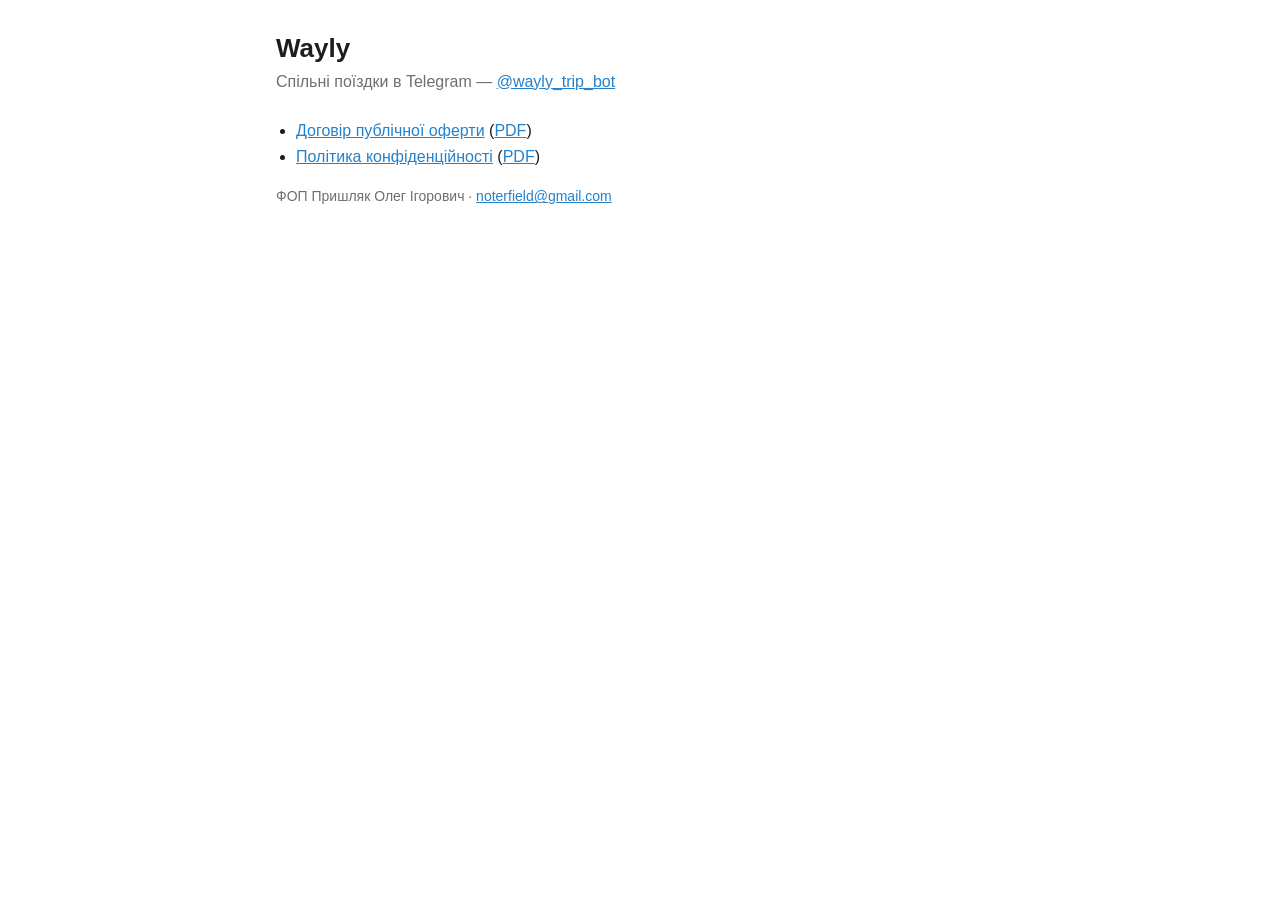
<file: index.html>
<!doctype html>
<html lang="uk">
<head>
<meta charset="utf-8">
<meta name="viewport" content="width=device-width, initial-scale=1">
<title>Wayly — документи</title>
<link rel="stylesheet" href="style.css">
</head>
<body><main>
<h1>Wayly</h1>
<p class="sub">Спільні поїздки в Telegram — <a href="https://t.me/wayly_trip_bot">@wayly_trip_bot</a></p>
<ul>
<li><a href="oferta.html">Договір публічної оферти</a> (<a href="oferta.pdf">PDF</a>)</li>
<li><a href="privacy.html">Політика конфіденційності</a> (<a href="privacy.pdf">PDF</a>)</li>
</ul>
<p class="meta">ФОП Пришляк Олег Ігорович · <a href="mailto:noterfield@gmail.com">noterfield@gmail.com</a></p>
</main></body>
</html>
</file>
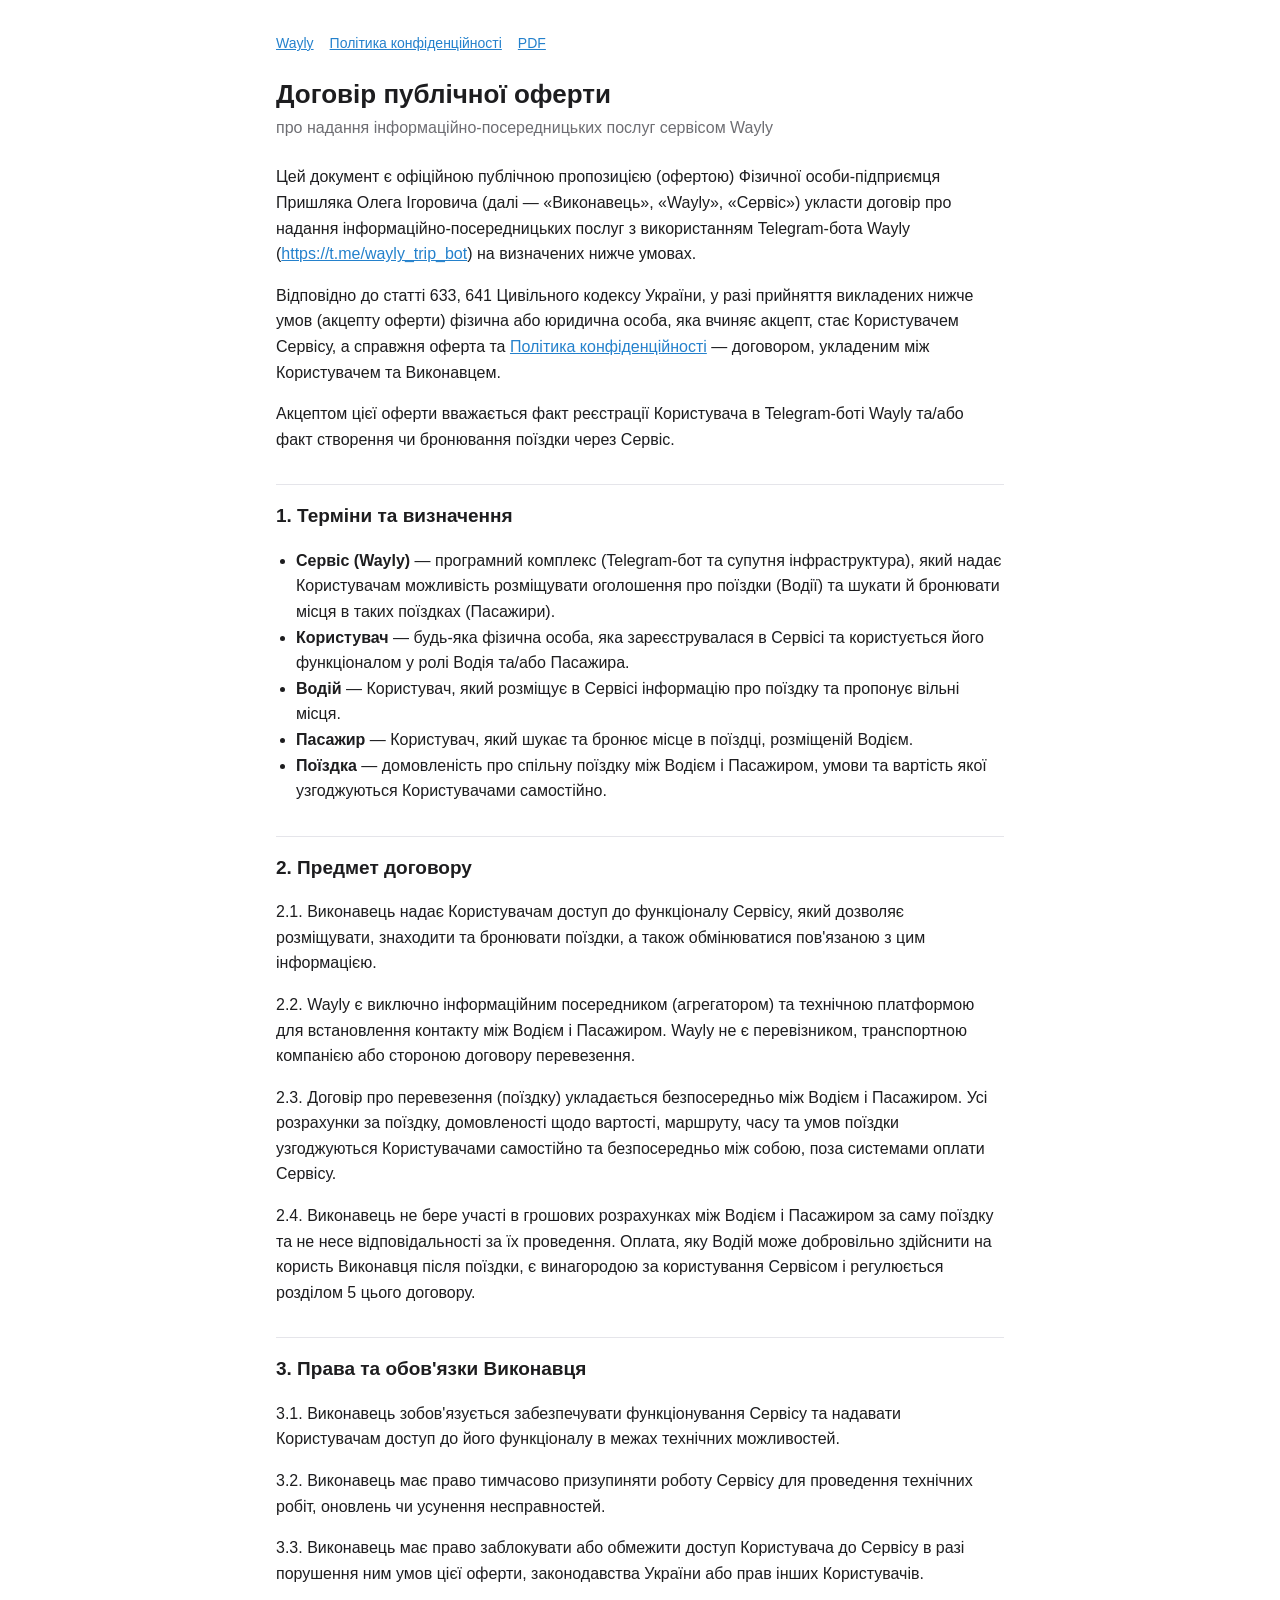
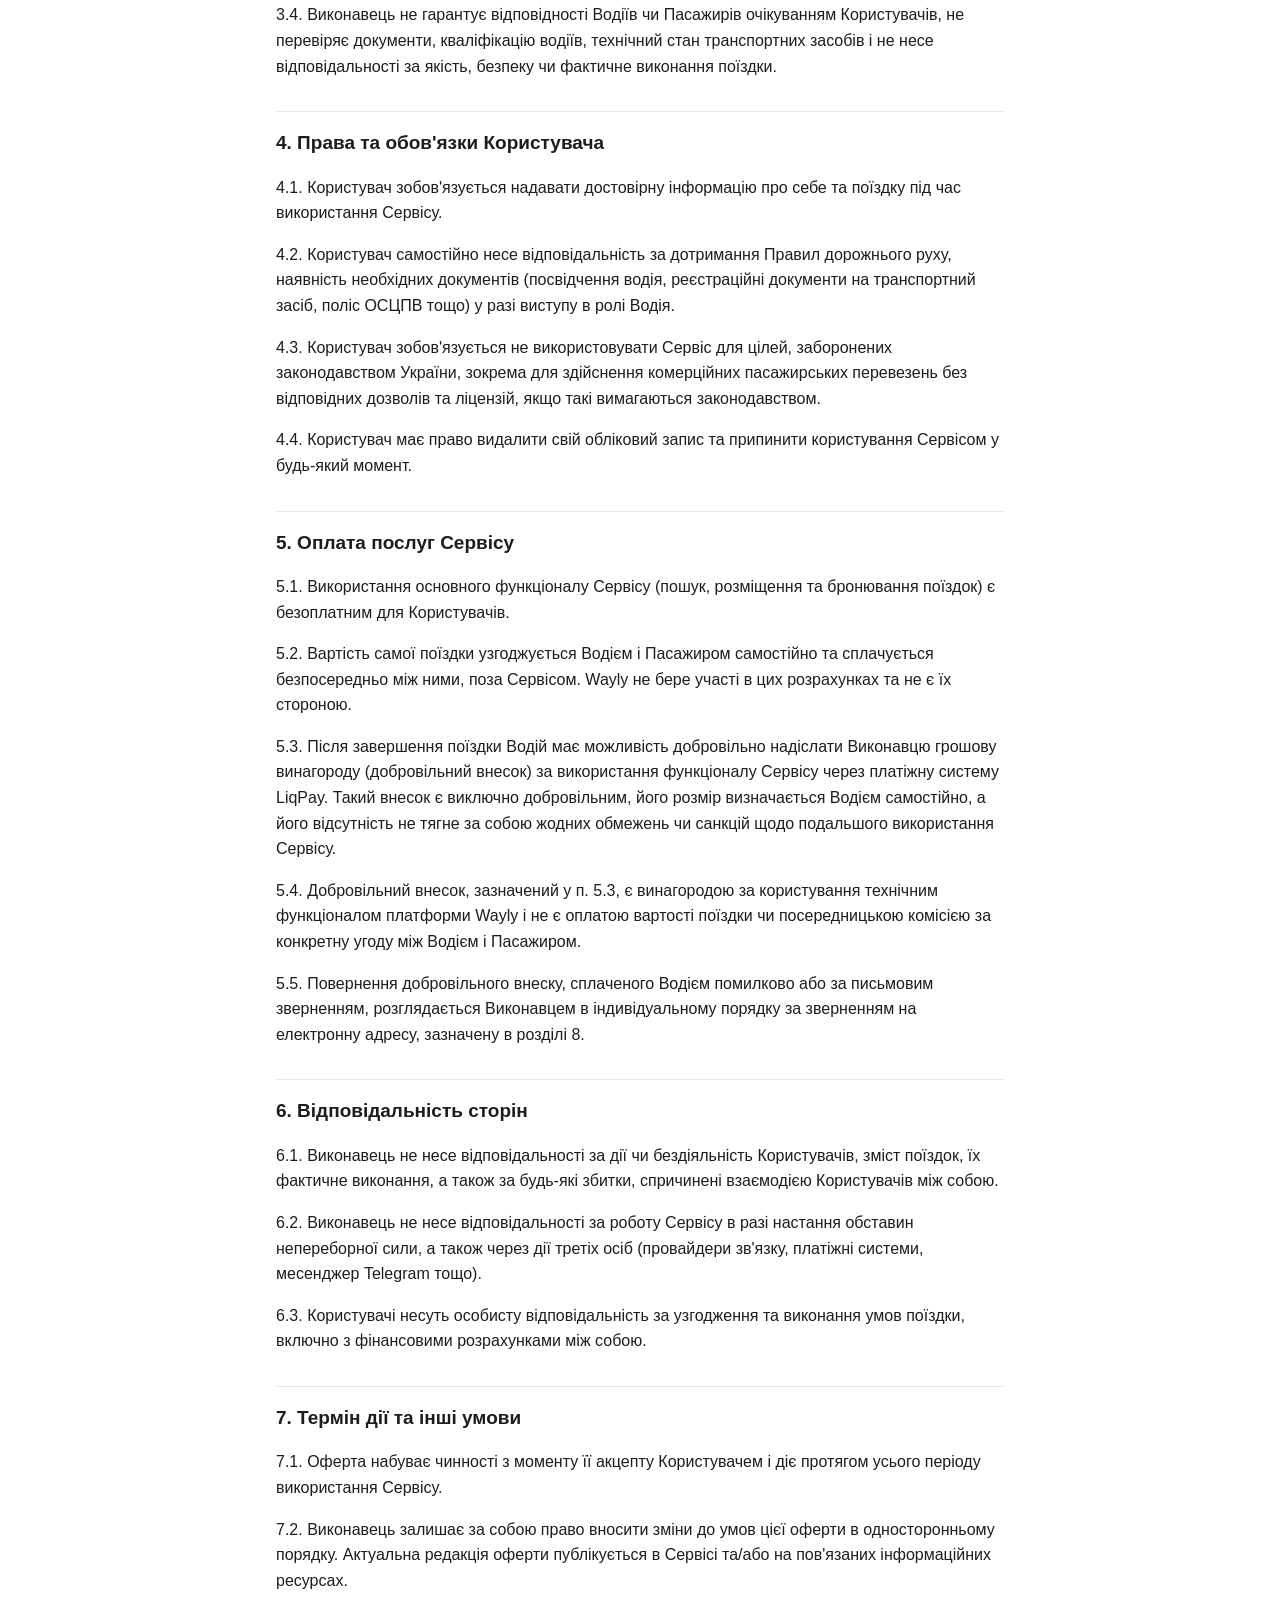
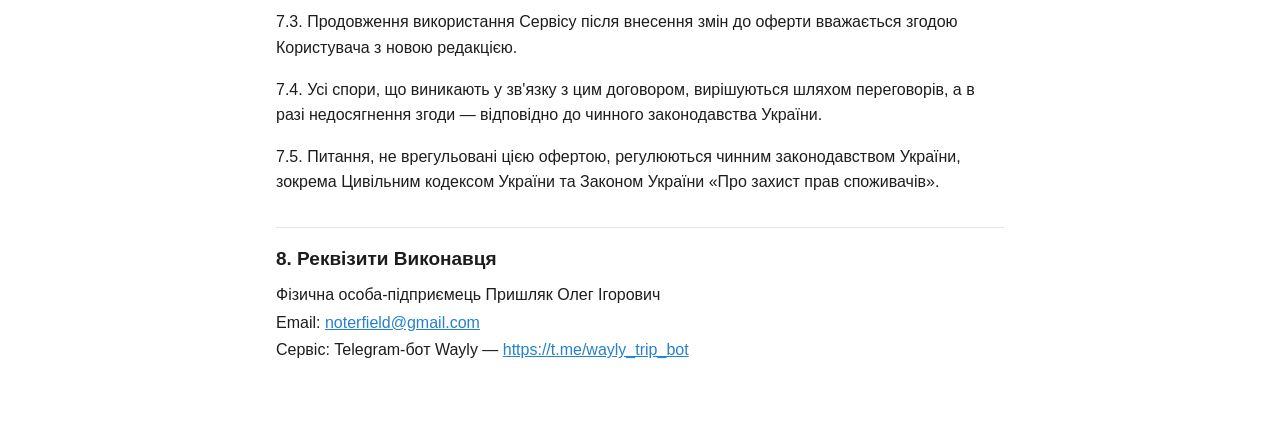
<file: oferta.html>
<!doctype html>
<html lang="uk">
<head>
<meta charset="utf-8">
<meta name="viewport" content="width=device-width, initial-scale=1">
<title>Публічна оферта Wayly</title>
<link rel="stylesheet" href="style.css">
</head>
<body><main>
<nav><a href="./">Wayly</a><a href="privacy.html">Політика конфіденційності</a><a href="oferta.pdf">PDF</a></nav>
<h1>Договір публічної оферти</h1>
<p class="sub">про надання інформаційно-посередницьких послуг сервісом Wayly</p>

<p>Цей документ є офіційною публічною пропозицією (офертою) Фізичної особи-підприємця Пришляка Олега Ігоровича (далі — «Виконавець», «Wayly», «Сервіс») укласти договір про надання інформаційно-посередницьких послуг з використанням Telegram-бота Wayly (<a href="https://t.me/wayly_trip_bot">https://t.me/wayly_trip_bot</a>) на визначених нижче умовах.</p>
<p>Відповідно до статті 633, 641 Цивільного кодексу України, у разі прийняття викладених нижче умов (акцепту оферти) фізична або юридична особа, яка вчиняє акцепт, стає Користувачем Сервісу, а справжня оферта та <a href="privacy.html">Політика конфіденційності</a> — договором, укладеним між Користувачем та Виконавцем.</p>
<p>Акцептом цієї оферти вважається факт реєстрації Користувача в Telegram-боті Wayly та/або факт створення чи бронювання поїздки через Сервіс.</p>

<h2>1. Терміни та визначення</h2>
<ul>
<li><b>Сервіс (Wayly)</b> — програмний комплекс (Telegram-бот та супутня інфраструктура), який надає Користувачам можливість розміщувати оголошення про поїздки (Водії) та шукати й бронювати місця в таких поїздках (Пасажири).</li>
<li><b>Користувач</b> — будь-яка фізична особа, яка зареєструвалася в Сервісі та користується його функціоналом у ролі Водія та/або Пасажира.</li>
<li><b>Водій</b> — Користувач, який розміщує в Сервісі інформацію про поїздку та пропонує вільні місця.</li>
<li><b>Пасажир</b> — Користувач, який шукає та бронює місце в поїздці, розміщеній Водієм.</li>
<li><b>Поїздка</b> — домовленість про спільну поїздку між Водієм і Пасажиром, умови та вартість якої узгоджуються Користувачами самостійно.</li>
</ul>

<h2>2. Предмет договору</h2>
<p>2.1. Виконавець надає Користувачам доступ до функціоналу Сервісу, який дозволяє розміщувати, знаходити та бронювати поїздки, а також обмінюватися пов'язаною з цим інформацією.</p>
<p>2.2. Wayly є виключно інформаційним посередником (агрегатором) та технічною платформою для встановлення контакту між Водієм і Пасажиром. Wayly не є перевізником, транспортною компанією або стороною договору перевезення.</p>
<p>2.3. Договір про перевезення (поїздку) укладається безпосередньо між Водієм і Пасажиром. Усі розрахунки за поїздку, домовленості щодо вартості, маршруту, часу та умов поїздки узгоджуються Користувачами самостійно та безпосередньо між собою, поза системами оплати Сервісу.</p>
<p>2.4. Виконавець не бере участі в грошових розрахунках між Водієм і Пасажиром за саму поїздку та не несе відповідальності за їх проведення. Оплата, яку Водій може добровільно здійснити на користь Виконавця після поїздки, є винагородою за користування Сервісом і регулюється розділом 5 цього договору.</p>

<h2>3. Права та обов'язки Виконавця</h2>
<p>3.1. Виконавець зобов'язується забезпечувати функціонування Сервісу та надавати Користувачам доступ до його функціоналу в межах технічних можливостей.</p>
<p>3.2. Виконавець має право тимчасово призупиняти роботу Сервісу для проведення технічних робіт, оновлень чи усунення несправностей.</p>
<p>3.3. Виконавець має право заблокувати або обмежити доступ Користувача до Сервісу в разі порушення ним умов цієї оферти, законодавства України або прав інших Користувачів.</p>
<p>3.4. Виконавець не гарантує відповідності Водіїв чи Пасажирів очікуванням Користувачів, не перевіряє документи, кваліфікацію водіїв, технічний стан транспортних засобів і не несе відповідальності за якість, безпеку чи фактичне виконання поїздки.</p>

<h2>4. Права та обов'язки Користувача</h2>
<p>4.1. Користувач зобов'язується надавати достовірну інформацію про себе та поїздку під час використання Сервісу.</p>
<p>4.2. Користувач самостійно несе відповідальність за дотримання Правил дорожнього руху, наявність необхідних документів (посвідчення водія, реєстраційні документи на транспортний засіб, поліс ОСЦПВ тощо) у разі виступу в ролі Водія.</p>
<p>4.3. Користувач зобов'язується не використовувати Сервіс для цілей, заборонених законодавством України, зокрема для здійснення комерційних пасажирських перевезень без відповідних дозволів та ліцензій, якщо такі вимагаються законодавством.</p>
<p>4.4. Користувач має право видалити свій обліковий запис та припинити користування Сервісом у будь-який момент.</p>

<h2>5. Оплата послуг Сервісу</h2>
<p>5.1. Використання основного функціоналу Сервісу (пошук, розміщення та бронювання поїздок) є безоплатним для Користувачів.</p>
<p>5.2. Вартість самої поїздки узгоджується Водієм і Пасажиром самостійно та сплачується безпосередньо між ними, поза Сервісом. Wayly не бере участі в цих розрахунках та не є їх стороною.</p>
<p>5.3. Після завершення поїздки Водій має можливість добровільно надіслати Виконавцю грошову винагороду (добровільний внесок) за використання функціоналу Сервісу через платіжну систему LiqPay. Такий внесок є виключно добровільним, його розмір визначається Водієм самостійно, а його відсутність не тягне за собою жодних обмежень чи санкцій щодо подальшого використання Сервісу.</p>
<p>5.4. Добровільний внесок, зазначений у п. 5.3, є винагородою за користування технічним функціоналом платформи Wayly і не є оплатою вартості поїздки чи посередницькою комісією за конкретну угоду між Водієм і Пасажиром.</p>
<p>5.5. Повернення добровільного внеску, сплаченого Водієм помилково або за письмовим зверненням, розглядається Виконавцем в індивідуальному порядку за зверненням на електронну адресу, зазначену в розділі 8.</p>

<h2>6. Відповідальність сторін</h2>
<p>6.1. Виконавець не несе відповідальності за дії чи бездіяльність Користувачів, зміст поїздок, їх фактичне виконання, а також за будь-які збитки, спричинені взаємодією Користувачів між собою.</p>
<p>6.2. Виконавець не несе відповідальності за роботу Сервісу в разі настання обставин непереборної сили, а також через дії третіх осіб (провайдери зв'язку, платіжні системи, месенджер Telegram тощо).</p>
<p>6.3. Користувачі несуть особисту відповідальність за узгодження та виконання умов поїздки, включно з фінансовими розрахунками між собою.</p>

<h2>7. Термін дії та інші умови</h2>
<p>7.1. Оферта набуває чинності з моменту її акцепту Користувачем і діє протягом усього періоду використання Сервісу.</p>
<p>7.2. Виконавець залишає за собою право вносити зміни до умов цієї оферти в односторонньому порядку. Актуальна редакція оферти публікується в Сервісі та/або на пов'язаних інформаційних ресурсах.</p>
<p>7.3. Продовження використання Сервісу після внесення змін до оферти вважається згодою Користувача з новою редакцією.</p>
<p>7.4. Усі спори, що виникають у зв'язку з цим договором, вирішуються шляхом переговорів, а в разі недосягнення згоди — відповідно до чинного законодавства України.</p>
<p>7.5. Питання, не врегульовані цією офертою, регулюються чинним законодавством України, зокрема Цивільним кодексом України та Законом України «Про захист прав споживачів».</p>

<h2>8. Реквізити Виконавця</h2>
<div class="req">
<p>Фізична особа-підприємець Пришляк Олег Ігорович</p>
<p>Email: <a href="mailto:noterfield@gmail.com">noterfield@gmail.com</a></p>
<p>Сервіс: Telegram-бот Wayly — <a href="https://t.me/wayly_trip_bot">https://t.me/wayly_trip_bot</a></p>
</div>
</main></body>
</html>
</file>
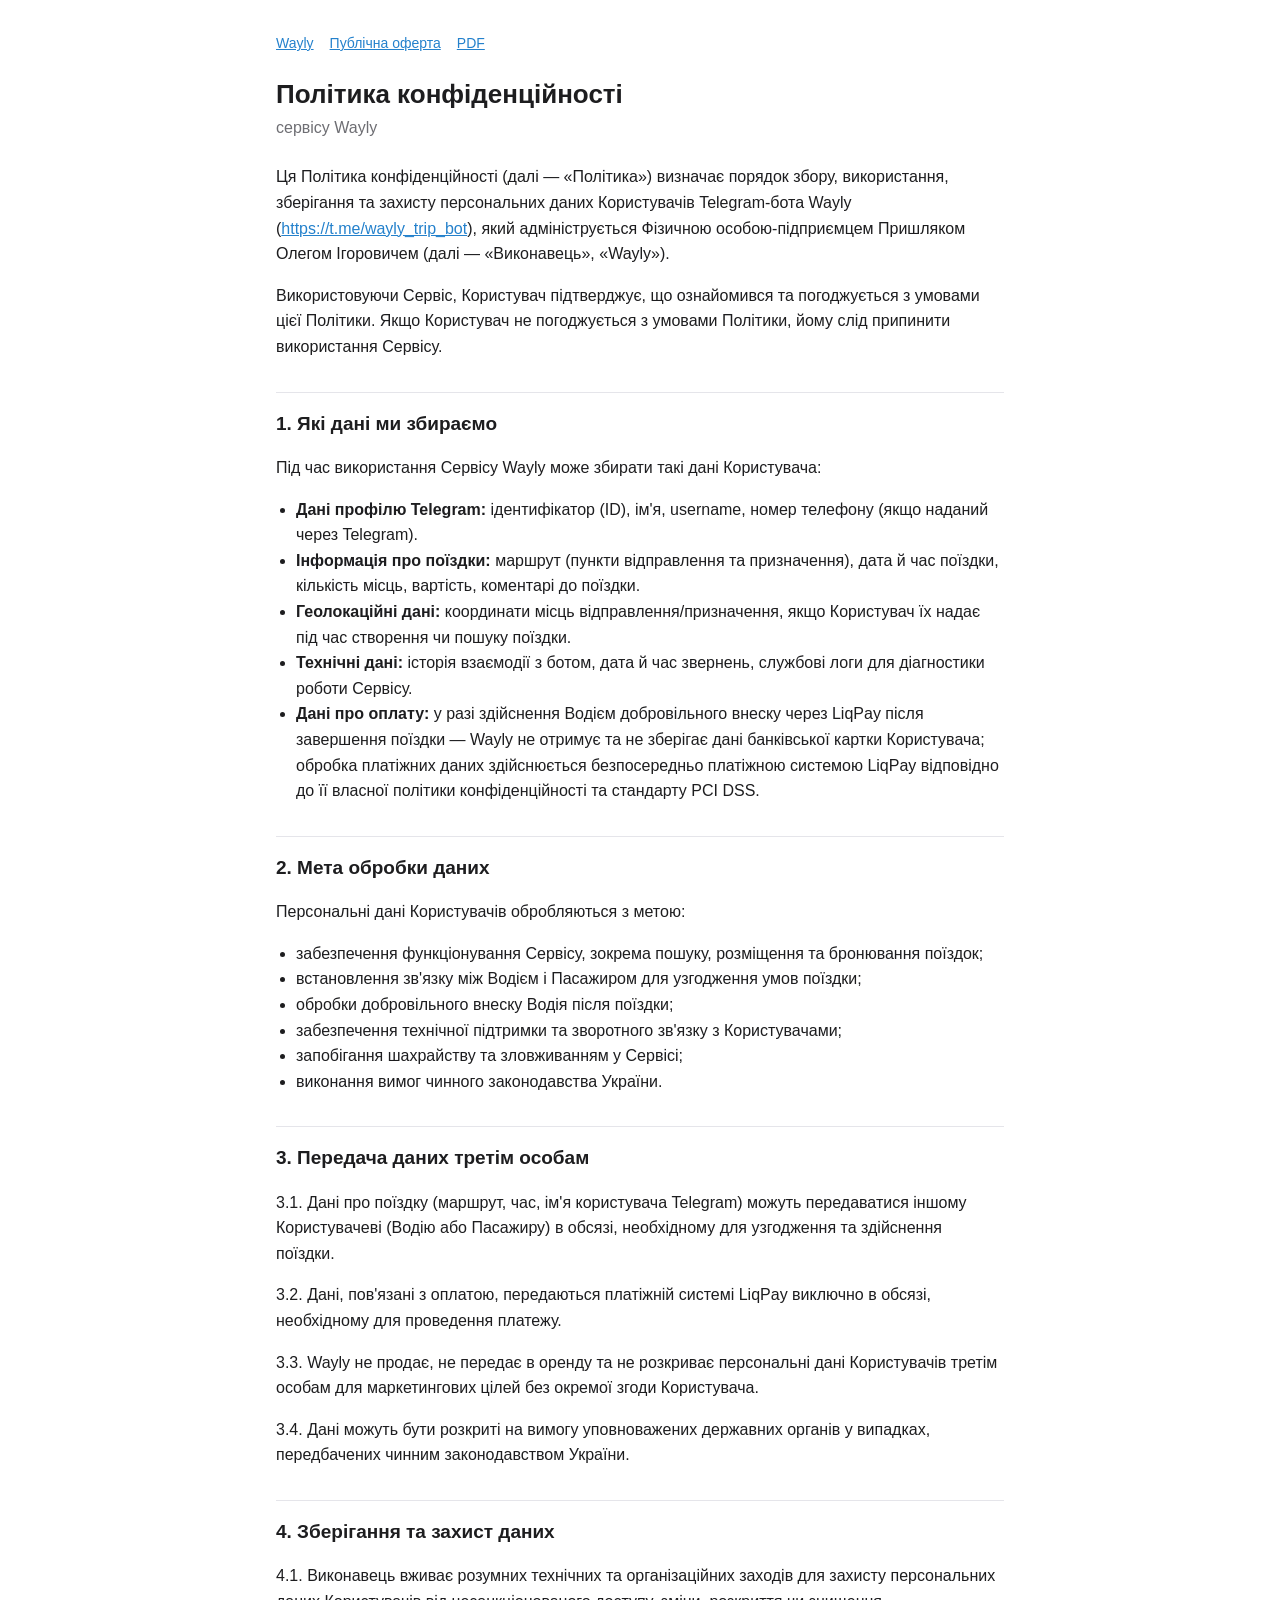
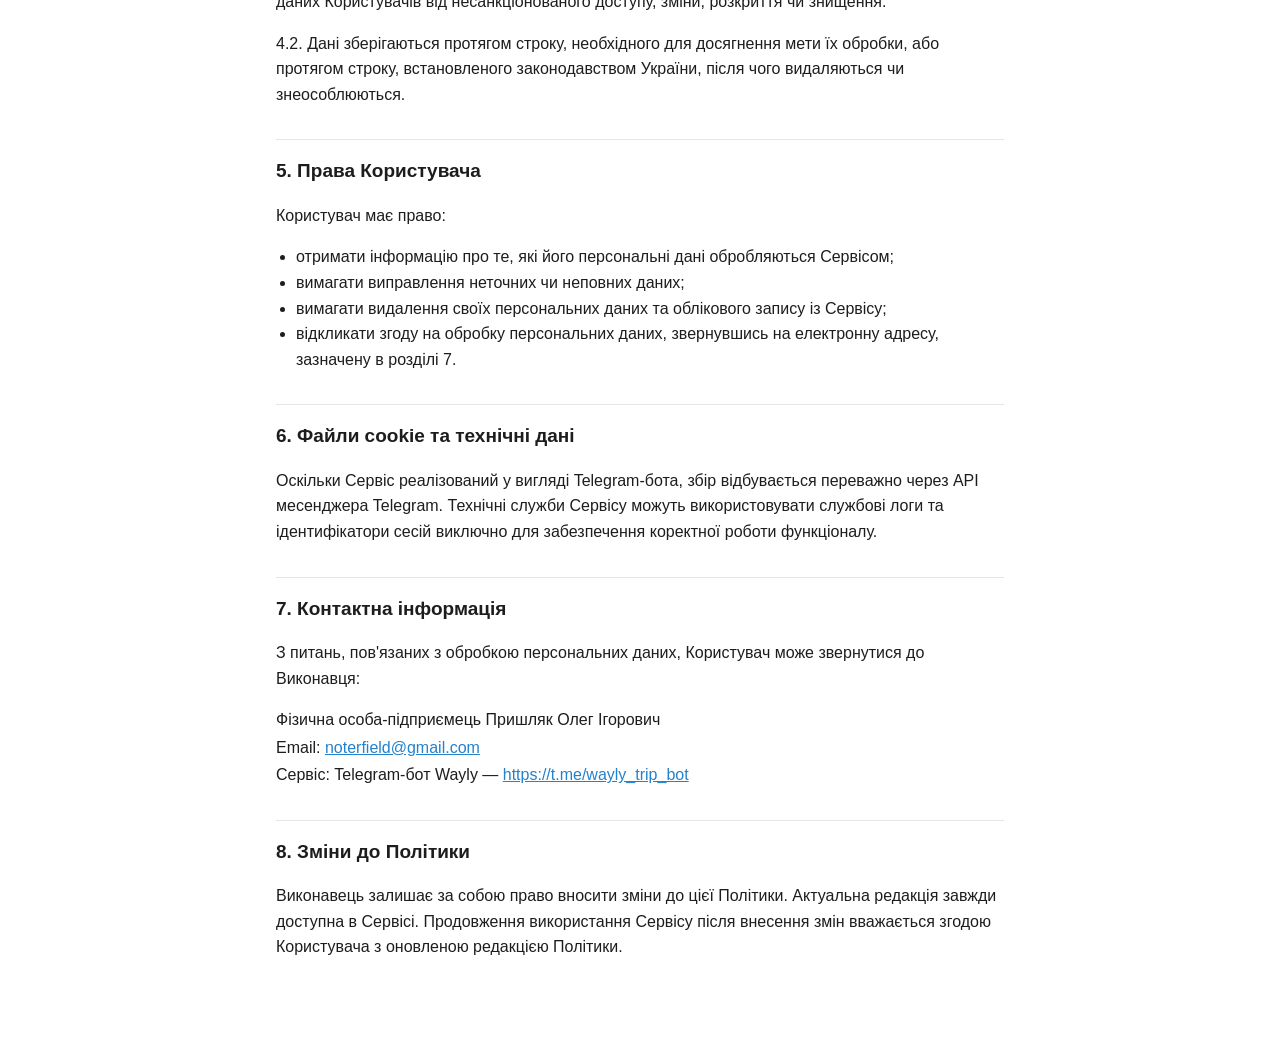
<file: privacy.html>
<!doctype html>
<html lang="uk">
<head>
<meta charset="utf-8">
<meta name="viewport" content="width=device-width, initial-scale=1">
<title>Політика конфіденційності Wayly</title>
<link rel="stylesheet" href="style.css">
</head>
<body><main>
<nav><a href="./">Wayly</a><a href="oferta.html">Публічна оферта</a><a href="privacy.pdf">PDF</a></nav>
<h1>Політика конфіденційності</h1>
<p class="sub">сервісу Wayly</p>

<p>Ця Політика конфіденційності (далі — «Політика») визначає порядок збору, використання, зберігання та захисту персональних даних Користувачів Telegram-бота Wayly (<a href="https://t.me/wayly_trip_bot">https://t.me/wayly_trip_bot</a>), який адмініструється Фізичною особою-підприємцем Пришляком Олегом Ігоровичем (далі — «Виконавець», «Wayly»).</p>
<p>Використовуючи Сервіс, Користувач підтверджує, що ознайомився та погоджується з умовами цієї Політики. Якщо Користувач не погоджується з умовами Політики, йому слід припинити використання Сервісу.</p>

<h2>1. Які дані ми збираємо</h2>
<p>Під час використання Сервісу Wayly може збирати такі дані Користувача:</p>
<ul>
<li><b>Дані профілю Telegram:</b> ідентифікатор (ID), ім'я, username, номер телефону (якщо наданий через Telegram).</li>
<li><b>Інформація про поїздки:</b> маршрут (пункти відправлення та призначення), дата й час поїздки, кількість місць, вартість, коментарі до поїздки.</li>
<li><b>Геолокаційні дані:</b> координати місць відправлення/призначення, якщо Користувач їх надає під час створення чи пошуку поїздки.</li>
<li><b>Технічні дані:</b> історія взаємодії з ботом, дата й час звернень, службові логи для діагностики роботи Сервісу.</li>
<li><b>Дані про оплату:</b> у разі здійснення Водієм добровільного внеску через LiqPay після завершення поїздки — Wayly не отримує та не зберігає дані банківської картки Користувача; обробка платіжних даних здійснюється безпосередньо платіжною системою LiqPay відповідно до її власної політики конфіденційності та стандарту PCI DSS.</li>
</ul>

<h2>2. Мета обробки даних</h2>
<p>Персональні дані Користувачів обробляються з метою:</p>
<ul>
<li>забезпечення функціонування Сервісу, зокрема пошуку, розміщення та бронювання поїздок;</li>
<li>встановлення зв'язку між Водієм і Пасажиром для узгодження умов поїздки;</li>
<li>обробки добровільного внеску Водія після поїздки;</li>
<li>забезпечення технічної підтримки та зворотного зв'язку з Користувачами;</li>
<li>запобігання шахрайству та зловживанням у Сервісі;</li>
<li>виконання вимог чинного законодавства України.</li>
</ul>

<h2>3. Передача даних третім особам</h2>
<p>3.1. Дані про поїздку (маршрут, час, ім'я користувача Telegram) можуть передаватися іншому Користувачеві (Водію або Пасажиру) в обсязі, необхідному для узгодження та здійснення поїздки.</p>
<p>3.2. Дані, пов'язані з оплатою, передаються платіжній системі LiqPay виключно в обсязі, необхідному для проведення платежу.</p>
<p>3.3. Wayly не продає, не передає в оренду та не розкриває персональні дані Користувачів третім особам для маркетингових цілей без окремої згоди Користувача.</p>
<p>3.4. Дані можуть бути розкриті на вимогу уповноважених державних органів у випадках, передбачених чинним законодавством України.</p>

<h2>4. Зберігання та захист даних</h2>
<p>4.1. Виконавець вживає розумних технічних та організаційних заходів для захисту персональних даних Користувачів від несанкціонованого доступу, зміни, розкриття чи знищення.</p>
<p>4.2. Дані зберігаються протягом строку, необхідного для досягнення мети їх обробки, або протягом строку, встановленого законодавством України, після чого видаляються чи знеособлюються.</p>

<h2>5. Права Користувача</h2>
<p>Користувач має право:</p>
<ul>
<li>отримати інформацію про те, які його персональні дані обробляються Сервісом;</li>
<li>вимагати виправлення неточних чи неповних даних;</li>
<li>вимагати видалення своїх персональних даних та облікового запису із Сервісу;</li>
<li>відкликати згоду на обробку персональних даних, звернувшись на електронну адресу, зазначену в розділі 7.</li>
</ul>

<h2>6. Файли cookie та технічні дані</h2>
<p>Оскільки Сервіс реалізований у вигляді Telegram-бота, збір відбувається переважно через API месенджера Telegram. Технічні служби Сервісу можуть використовувати службові логи та ідентифікатори сесій виключно для забезпечення коректної роботи функціоналу.</p>

<h2>7. Контактна інформація</h2>
<p>З питань, пов'язаних з обробкою персональних даних, Користувач може звернутися до Виконавця:</p>
<div class="req">
<p>Фізична особа-підприємець Пришляк Олег Ігорович</p>
<p>Email: <a href="mailto:noterfield@gmail.com">noterfield@gmail.com</a></p>
<p>Сервіс: Telegram-бот Wayly — <a href="https://t.me/wayly_trip_bot">https://t.me/wayly_trip_bot</a></p>
</div>

<h2>8. Зміни до Політики</h2>
<p>Виконавець залишає за собою право вносити зміни до цієї Політики. Актуальна редакція завжди доступна в Сервісі. Продовження використання Сервісу після внесення змін вважається згодою Користувача з оновленою редакцією Політики.</p>
</main></body>
</html>
</file>
<file: style.css>
:root { --bg: #fff; --fg: #1d1d1f; --muted: #6e6e73; --accent: #2481cc; --line: #e5e5ea; }
@media (prefers-color-scheme: dark) {
  :root { --bg: #17181a; --fg: #ececf1; --muted: #9a9aa2; --accent: #5eaeed; --line: #2c2d31; }
}
* { box-sizing: border-box; }
body { margin: 0; background: var(--bg); color: var(--fg);
  font: 16px/1.6 -apple-system, BlinkMacSystemFont, "Segoe UI", Roboto, sans-serif; }
main { max-width: 760px; margin: 0 auto; padding: 32px 16px 64px; }
nav { font-size: 14px; margin-bottom: 24px; }
nav a { margin-right: 16px; }
a { color: var(--accent); }
h1 { font-size: 26px; line-height: 1.25; margin: 0 0 4px; }
.sub { color: var(--muted); margin: 0 0 24px; }
h2 { font-size: 19px; margin: 32px 0 8px; padding-top: 16px; border-top: 1px solid var(--line); }
ul { padding-left: 20px; }
.meta { color: var(--muted); font-size: 14px; }
.req p { margin: 2px 0; }
</file>
